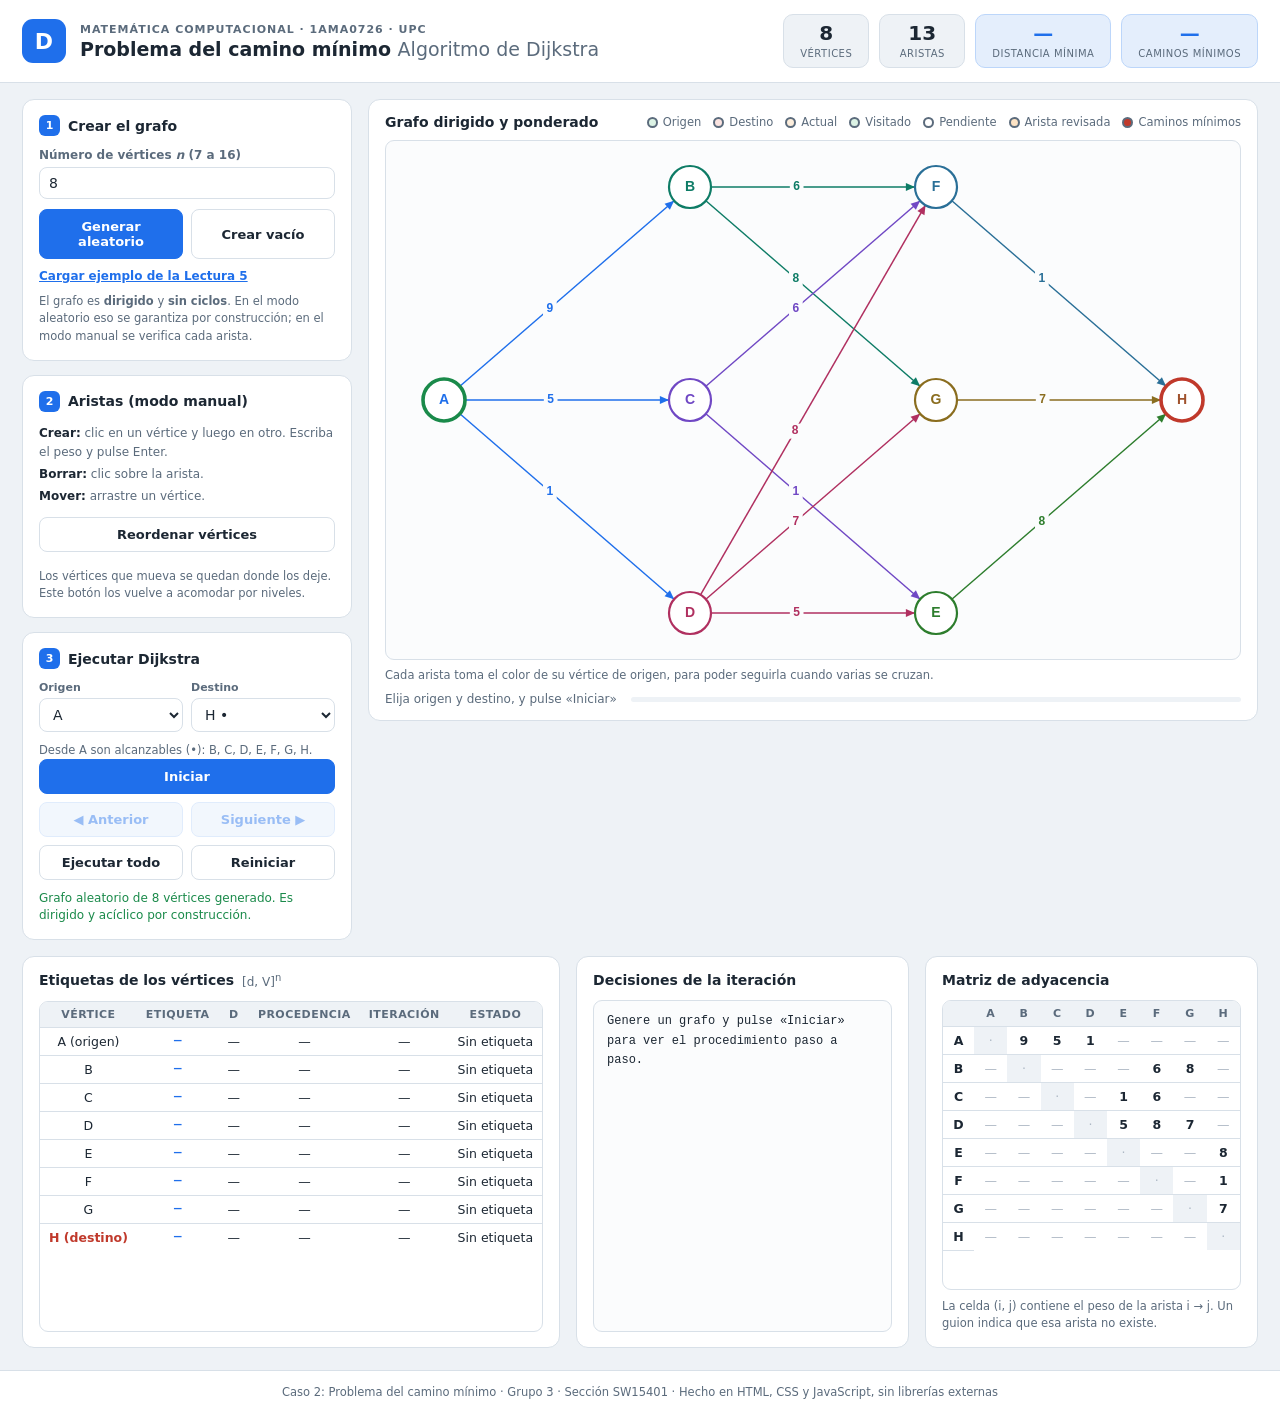
<file: index.html>
<!DOCTYPE html>
<html lang="es">
<head>
<meta charset="UTF-8">
<meta name="viewport" content="width=device-width, initial-scale=1">
<title>Camino mínimo · Algoritmo de Dijkstra</title>
<link rel="stylesheet" href="estilos.css">
</head>
<body>

<header class="cabecera">
  <div class="marca">
    <div class="logo">D</div>
    <div>
      <p class="curso">Matemática Computacional · 1AMA0726 · UPC</p>
      <h1>Problema del camino mínimo <span>Algoritmo de Dijkstra</span></h1>
    </div>
  </div>
  <div class="contadores">
    <div class="dato"><span id="datoNodos">—</span><small>vértices</small></div>
    <div class="dato"><span id="datoAristas">—</span><small>aristas</small></div>
    <div class="dato destacado"><span id="datoDistancia">—</span><small>distancia mínima</small></div>
    <div class="dato destacado"><span id="datoCaminos">—</span><small>caminos mínimos</small></div>
  </div>
</header>

<main>

  <!-- ====================== PANEL IZQUIERDO: CONTROLES ====================== -->
  <aside class="panel">

    <section class="tarjeta">
      <h2><span class="num">1</span> Crear el grafo</h2>
      <label class="campo">
        Número de vértices <em>n</em> (7 a 16)
        <input type="number" id="entradaN" min="7" max="16" value="8">
      </label>
      <div class="botonera">
        <button id="btnAleatorio" class="primario">Generar aleatorio</button>
        <button id="btnManual">Crear vacío</button>
      </div>
      <button id="btnEjemplo" class="enlace">Cargar ejemplo de la Lectura 5</button>
      <p class="ayuda">El grafo es <strong>dirigido</strong> y <strong>sin ciclos</strong>. En el modo
      aleatorio eso se garantiza por construcción; en el modo manual se verifica cada arista.</p>
    </section>

    <section class="tarjeta">
      <h2><span class="num">2</span> Aristas (modo manual)</h2>
      <ul class="instrucciones">
        <li><b>Crear:</b> clic en un vértice y luego en otro. Escriba el peso y pulse Enter.</li>
        <li><b>Borrar:</b> clic sobre la arista.</li>
        <li><b>Mover:</b> arrastre un vértice.</li>
      </ul>
      <button id="btnReordenar" class="ancho">Reordenar vértices</button>
      <p class="ayuda">Los vértices que mueva se quedan donde los deje. Este botón los vuelve
      a acomodar por niveles.</p>
    </section>

    <section class="tarjeta">
      <h2><span class="num">3</span> Ejecutar Dijkstra</h2>
      <div class="fila-arista">
        <label>Origen<select id="selOrigen"></select></label>
        <label>Destino<select id="selDestino"></select></label>
      </div>
      <p class="ayuda" id="ayudaAlcanzables">Los destinos marcados con • son alcanzables desde el origen.</p>
      <button id="btnIniciar" class="primario ancho">Iniciar</button>
      <div class="botonera navegacion">
        <button id="btnAnterior">◀ Anterior</button>
        <button id="btnSiguiente">Siguiente ▶</button>
      </div>
      <div class="botonera">
        <button id="btnTodo">Ejecutar todo</button>
        <button id="btnReiniciar">Reiniciar</button>
      </div>
      <p id="avisoArista" class="aviso"></p>
    </section>

  </aside>

  <!-- ====================== CENTRO: GRAFO ====================== -->
  <section class="lienzo-zona">
    <div class="lienzo-cabecera">
      <h2>Grafo dirigido y ponderado</h2>
      <ul class="leyenda">
        <li><i class="c-origen"></i>Origen</li>
        <li><i class="c-destino"></i>Destino</li>
        <li><i class="c-actual"></i>Actual</li>
        <li><i class="c-visitado"></i>Visitado</li>
        <li><i class="c-pendiente"></i>Pendiente</li>
        <li><i class="c-revisada"></i>Arista revisada</li>
        <li><i class="c-ruta"></i>Caminos mínimos</li>
      </ul>
    </div>
    <div class="envoltura-lienzo">
      <canvas id="lienzo"></canvas>
      <div class="flotante" id="flotante">
        <b id="flotanteTexto"></b>
        peso <input type="number" id="flotantePeso" min="1" value="1">
        <button id="flotanteOk" class="primario">Agregar</button>
      </div>
    </div>
    <p class="nota-color">Cada arista toma el color de su vértice de origen, para poder seguirla cuando varias se cruzan.</p>
    <p class="pie-lienzo">
      <span id="contadorPaso">Genere un grafo para comenzar</span>
      <span class="progreso"><i id="barraProgreso"></i></span>
    </p>
  </section>

</main>

<!-- ====================== ABAJO: TABLA, DECISIONES Y MATRIZ ====================== -->
<section class="inferior">

  <div class="tarjeta">
    <h2>Etiquetas de los vértices <small>[d, V]<sup>n</sup></small></h2>
    <div class="tabla-scroll">
      <table id="tablaEtiquetas">
        <thead><tr><th>Vértice</th><th>Etiqueta</th><th>d</th><th>Procedencia</th><th>Iteración</th><th>Estado</th></tr></thead>
        <tbody></tbody>
      </table>
    </div>
  </div>

  <div class="tarjeta">
    <h2>Decisiones de la iteración</h2>
    <div id="registro" class="registro">Genere un grafo y pulse «Iniciar» para ver el procedimiento paso a paso.</div>
  </div>

  <div class="tarjeta">
    <h2>Matriz de adyacencia</h2>
    <div class="tabla-scroll">
      <table id="tablaMatriz"><thead></thead><tbody></tbody></table>
    </div>
    <p class="ayuda">La celda (i, j) contiene el peso de la arista i → j. Un guion indica que esa arista no existe.</p>
  </div>

</section>

<footer>
  Caso 2: Problema del camino mínimo · Grupo 3 · Sección SW15401 · Hecho en HTML, CSS y JavaScript, sin librerías externas
</footer>

<script src="algoritmo.js"></script>
<script src="interfaz.js"></script>
</body>
</html>
</file>
<file: estilos.css>
/* ============================================================================
   estilos.css
   Presentacion de la aplicacion. Elegimos un fondo claro a proposito: las
   capturas de pantalla del informe se ven mejor sobre papel blanco.
   ============================================================================ */

:root {
  --tinta:      #1c2733;
  --tinta-suave:#5b6b7c;
  --borde:      #d8e0e8;
  --fondo:      #eef2f6;
  --papel:      #ffffff;
  --azul:       #1f6feb;
  --azul-claro: #e4eefc;
  --verde:      #1a8a4a;
  --verde-claro:#dcf3e5;
  --naranja:    #e07b1a;
  --naranja-claro:#fdeedc;
  --rojo:       #c0392b;
  --rojo-claro: #fae3e0;
}

* { box-sizing: border-box; }

body {
  margin: 0;
  font-family: "Segoe UI", system-ui, -apple-system, sans-serif;
  background: var(--fondo);
  color: var(--tinta);
  font-size: 14px;
}

/* ------------------------------- cabecera -------------------------------- */

.cabecera {
  display: flex; justify-content: space-between; align-items: center;
  flex-wrap: wrap; gap: 16px;
  background: var(--papel);
  border-bottom: 1px solid var(--borde);
  padding: 14px 22px;
}
.marca { display: flex; align-items: center; gap: 14px; }
.logo {
  width: 44px; height: 44px; border-radius: 11px;
  background: var(--azul); color: #fff;
  display: grid; place-items: center;
  font-size: 22px; font-weight: 700;
}
.curso {
  margin: 0 0 2px; font-size: 11px; letter-spacing: .09em;
  text-transform: uppercase; color: var(--tinta-suave); font-weight: 600;
}
.cabecera h1 { margin: 0; font-size: 19px; font-weight: 700; }
.cabecera h1 span { font-weight: 400; color: var(--tinta-suave); }

.contadores { display: flex; gap: 10px; }
.dato {
  background: var(--fondo); border: 1px solid var(--borde); border-radius: 10px;
  padding: 7px 16px; text-align: center; min-width: 86px;
}
.dato span { display: block; font-size: 20px; font-weight: 700; line-height: 1.1; }
.dato small { font-size: 10px; text-transform: uppercase; letter-spacing: .05em; color: var(--tinta-suave); }
.dato.destacado { background: var(--azul-claro); border-color: #bcd6fa; }
.dato.destacado span { color: var(--azul); }

/* ------------------------------- estructura ------------------------------ */

main {
  display: grid;
  grid-template-columns: 330px 1fr;
  gap: 16px;
  padding: 16px 22px;
  align-items: start;
}

.inferior {
  display: grid;
  grid-template-columns: 1fr 1fr 1fr;
  gap: 16px;
  padding: 0 22px 22px;
  align-items: stretch;   /* las tres tarjetas terminan a la misma altura */
}
/* dentro de la fila de abajo el espacio lo reparte la tarjeta, no el margen */
.inferior .tarjeta { display: flex; flex-direction: column; margin-bottom: 0; }
.inferior .tabla-scroll { flex: 1; max-height: none; min-height: 290px; }
.panel .tarjeta:last-child { margin-bottom: 0; }

.tarjeta {
  background: var(--papel);
  border: 1px solid var(--borde);
  border-radius: 12px;
  padding: 15px 16px;
  margin-bottom: 14px;
}
.tarjeta h2 {
  margin: 0 0 12px; font-size: 14px; font-weight: 700;
  display: flex; align-items: center; gap: 8px;
}
.tarjeta h2 small { font-weight: 400; color: var(--tinta-suave); font-size: 12px; }
.num {
  width: 21px; height: 21px; border-radius: 6px;
  background: var(--azul); color: #fff;
  display: grid; place-items: center; font-size: 11px;
}

/* ------------------------------- controles ------------------------------- */

.campo { display: block; font-size: 12px; color: var(--tinta-suave); margin-bottom: 10px; font-weight: 600; }
.campo input { display: block; width: 100%; margin-top: 5px; }

input, select {
  font-family: inherit; font-size: 14px; color: var(--tinta);
  padding: 7px 9px; border: 1px solid var(--borde); border-radius: 8px;
  background: var(--papel); width: 100%;
}
input:focus, select:focus { outline: 2px solid var(--azul); outline-offset: -1px; }

.fila-arista { display: flex; gap: 8px; margin-bottom: 10px; }
.fila-arista label {
  flex: 1; font-size: 11px; color: var(--tinta-suave); font-weight: 600;
  display: flex; flex-direction: column; gap: 4px;
}

.botonera { display: flex; gap: 8px; margin-bottom: 8px; }
.botonera button { flex: 1; }

button {
  font-family: inherit; font-size: 13px; font-weight: 600;
  padding: 9px 12px; border-radius: 8px;
  border: 1px solid var(--borde); background: var(--papel); color: var(--tinta);
  cursor: pointer;
}
button:hover:not(:disabled) { background: var(--fondo); }
button:disabled { opacity: .45; cursor: default; }
button.primario { background: var(--azul); border-color: var(--azul); color: #fff; }
button.primario:hover:not(:disabled) { background: #1a5fd0; }
button.ancho { width: 100%; margin-bottom: 8px; }
button.enlace {
  border: none; background: none; color: var(--azul);
  padding: 2px 0; text-align: left; text-decoration: underline; font-size: 12px;
}
.navegacion button { background: var(--azul-claro); border-color: #bcd6fa; color: var(--azul); }

.ayuda { font-size: 11.5px; color: var(--tinta-suave); line-height: 1.5; margin: 8px 0 0; }
.aviso { font-size: 12px; margin: 10px 0 0; line-height: 1.4; }
.aviso:empty { display: none; }
.aviso.error { color: var(--rojo); }
.aviso.ok { color: var(--verde); }

/* --------------------------------- lienzo -------------------------------- */

.lienzo-zona {
  background: var(--papel); border: 1px solid var(--borde);
  border-radius: 12px; padding: 14px 16px;
}
.lienzo-cabecera {
  display: flex; justify-content: space-between; align-items: center;
  flex-wrap: wrap; gap: 10px; margin-bottom: 10px;
}
.lienzo-cabecera h2 { margin: 0; font-size: 14px; }

.leyenda { list-style: none; display: flex; flex-wrap: wrap; gap: 12px; margin: 0; padding: 0; font-size: 11.5px; color: var(--tinta-suave); }
.leyenda li { display: flex; align-items: center; gap: 5px; }
.leyenda i { width: 11px; height: 11px; border-radius: 50%; display: inline-block; border: 2px solid; }
.c-origen   { background: var(--verde-claro);  border-color: var(--verde); }
.c-destino  { background: var(--rojo-claro);   border-color: var(--rojo); }
.c-actual   { background: var(--naranja-claro);border-color: var(--naranja); }
.c-visitado { background: var(--verde-claro);  border-color: #9ed4b4; }
.c-pendiente{ background: var(--papel);        border-color: var(--borde); }
.c-revisada { background: #fde3c4; border-color: #e07b1a; }
.c-ruta     { background: var(--rojo); border-color: var(--rojo); border-radius: 2px; height: 4px; width: 16px; }

canvas { width: 100%; height: 520px; display: block; background: #fbfcfd; border: 1px solid var(--borde); border-radius: 9px; }

.pie-lienzo { display: flex; align-items: center; gap: 14px; margin: 10px 0 0; font-size: 12px; color: var(--tinta-suave); }
.progreso { flex: 1; height: 5px; background: var(--fondo); border-radius: 3px; overflow: hidden; }
.progreso i { display: block; height: 100%; width: 0; background: var(--azul); transition: width .18s; }

/* --------------------------------- tablas -------------------------------- */

.tabla-scroll { max-height: 290px; overflow: auto; border: 1px solid var(--borde); border-radius: 9px; }
table { border-collapse: collapse; width: 100%; font-size: 12.5px; }
th, td { padding: 6px 9px; text-align: center; border-bottom: 1px solid var(--borde); white-space: nowrap; }
thead th {
  position: sticky; top: 0; background: var(--fondo);
  font-size: 11px; text-transform: uppercase; letter-spacing: .04em; color: var(--tinta-suave);
}
tbody tr:last-child td { border-bottom: none; }
tr.fila-actual   { background: var(--naranja-claro); font-weight: 600; }
tr.fila-visitado { background: var(--verde-claro); }
tr.fila-destino  td:first-child { color: var(--rojo); font-weight: 700; }
td.etiqueta { font-family: "Consolas", "Courier New", monospace; font-weight: 600; color: var(--azul); }
td.vacio { color: #adb8c4; }
td.diagonal { background: var(--fondo); color: #adb8c4; }
td.con-peso { font-weight: 600; }

.registro {
  font-family: "Consolas", "Courier New", monospace;
  font-size: 12px; line-height: 1.65;
  white-space: pre-wrap; word-break: break-word;
  background: #fbfcfd; border: 1px solid var(--borde); border-radius: 9px;
  padding: 11px 13px; flex: 1; min-height: 290px; overflow: auto;
}
.registro b { color: var(--azul); font-family: inherit; }

footer {
  text-align: center; padding: 14px; font-size: 11.5px;
  color: var(--tinta-suave); border-top: 1px solid var(--borde); background: var(--papel);
}

@media (max-width: 1100px) {
  main { grid-template-columns: 1fr; }
  .inferior { grid-template-columns: 1fr; }
}

.nota-color { font-size: 11.5px; color: var(--tinta-suave); margin: 8px 0 0; }

/* --------- entrada por clic sobre el grafo --------- */
.envoltura-lienzo { position: relative; }

canvas { cursor: pointer; }

.instrucciones {
  list-style: none; margin: 0 0 10px; padding: 0;
  font-size: 12px; color: var(--tinta-suave); line-height: 1.6;
}
.instrucciones li { margin-bottom: 3px; }
.instrucciones b { color: var(--tinta); }

.flotante {
  position: absolute; display: none; z-index: 9;
  background: var(--papel); border: 2px solid var(--azul); border-radius: 9px;
  padding: 7px 9px; box-shadow: 0 6px 20px rgba(0,0,0,.18);
  font-size: 12.5px; white-space: nowrap;
}
.flotante b { color: var(--azul); }
.flotante input { width: 58px; margin: 0 6px; padding: 5px 7px; }
.flotante button { padding: 6px 10px; font-size: 12.5px; }
</file>
